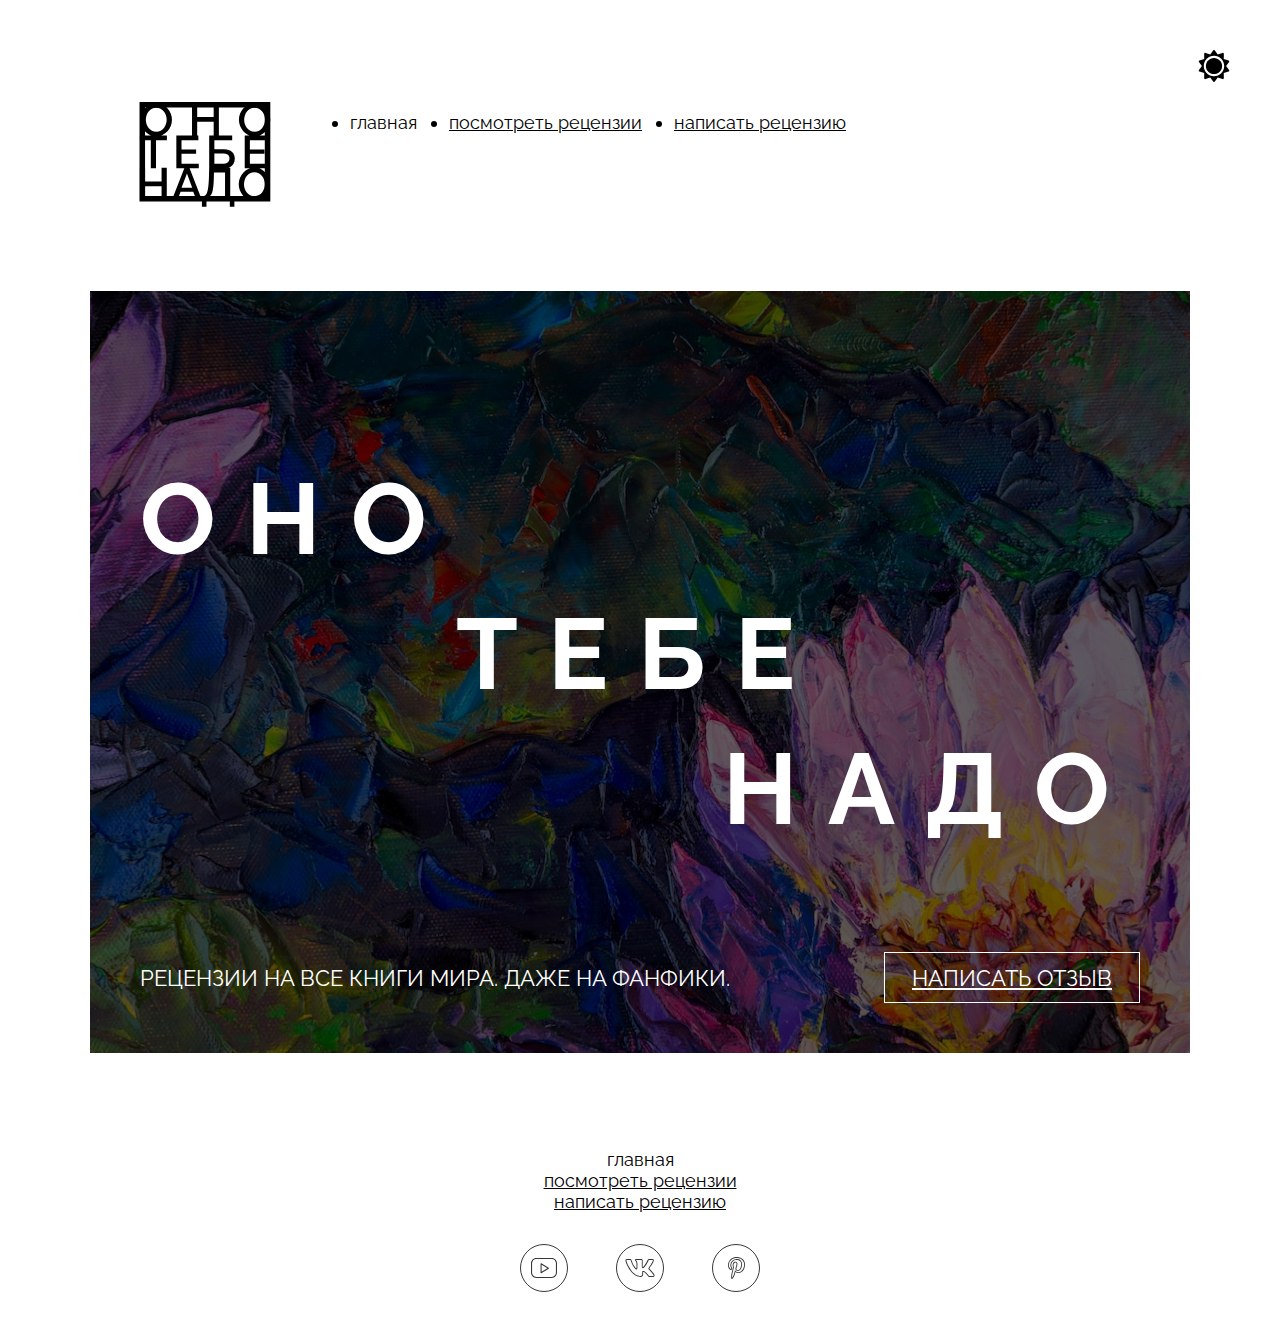
<file: index.html>
<!DOCTYPE html>
<html lang="ru">
  <head>
    <meta charset="UTF-8" />
    <meta http-equiv="X-UA-Compatible" content="IE=edge" />
    <meta name="viewport" content="width=device-width, initial-scale=1.0" />
    <title>Оно тебе надо</title>
    <link rel="stylesheet" href="./fonts/fonts.css" />
    <link rel="stylesheet" href="./styles/global.css" />
    <link rel="stylesheet" href="./styles/style.css" />
    <link rel="stylesheet" href="./styles/theme.css" />
    <link rel="stylesheet" href="./styles/media.css" />
    <script src="script.js"></script>
  </head>
  <body class="page">
    <header class="header">
      <a href="index.html" class="header__logo">
        <img
          class="header__logo-image"
          src="./images/logo-black.svg"
          alt="Логотип проекта черный."
        />
      </a>
      <button class="theme-toggle" id="theme-toggle">
        <img src="./images/sun.svg" alt="Светлая тема" class="theme-icon sun" />
        <img
          src="./images/moon.svg"
          alt="Темная тема"
          class="theme-icon moon"
        />
      </button>
      <button class="burger-menu" id="burger-menu" aria-label="Меню">
        <svg
          class="burger-icon"
          xmlns="http://www.w3.org/2000/svg"
          viewBox="0 0 50 50"
          width="30px"
          height="30px"
        >
          <path
            class="burger-line top-line"
            d="M 0 9 L 0 11 L 50 11 L 50 9 Z"
          />
          <path
            class="burger-line middle-line"
            d="M 0 24 L 0 26 L 50 26 L 50 24 Z"
          />
          <path
            class="burger-line bottom-line"
            d="M 0 39 L 0 41 L 50 41 L 50 39 Z"
          />
        </svg>
      </button>
      <nav class="header__menu">
        <ul class="header__menu-list">
          <li class="header__menu-item header__links-list-item_no-bullit">
            <a class="header__menu-link header__menu-link_active">Главная</a>
          </li>
          <li class="header__menu-item">
            <a class="header__menu-link" href="./review.html"
              >Посмотреть рецензии</a
            >
          </li>
          <li class="header__menu-item">
            <a class="header__menu-link" href="./write_review.html"
              >Написать рецензию</a
            >
          </li>
        </ul>
      </nav>
    </header>
    <main class="main">
      <section class="cover">
        <div class="overlay"></div>
        <h1 class="cover__title">
          <span class="aligned-text">Оно</span>
          <span class="aligned-text aligned-text_center">тебе</span>
          <span class="aligned-text aligned-text_right">надо</span>
        </h1>
        <div class="cover__description">
          <p class="text__description aligned-text">
            Рецензии на все книги мира. Даже на фанфики.
          </p>
          <button class="button button_link" type="button">
            <a class="link" href="./write_review.html" target="_blank"
              >Написать отзыв</a
            >
          </button>
        </div>
      </section>
    </main>
    <footer class="footer">
      <nav class="footer__menu">
        <ul class="footer__menu-list">
          <li class="footer__menu-item">
            <a class="footer-link footer__menu-link_active">Главная</a>
          </li>
          <li class="footer__menu-item">
            <a class="footer-link" href="./review.html">Посмотреть рецензии</a>
          </li>
          <li class="footer__menu-item">
            <a class="footer-link" href="./write_review.html"
              >Написать рецензию</a
            >
          </li>
        </ul>
      </nav>
      <ul class="footer__social-list">
        <li class="footer__social-list-item">
          <a
            class="footer__social-link"
            href="https://www.youtube.com/watch?v=dQw4w9WgXcQ&ab_channel=RickAstley"
            target="_blank"
          >
            <img
              class="footer__social-icon"
              src="./images/yt.svg"
              alt="Иконка YouTube"
            />
          </a>
        </li>
        <li class="footer__social-list-item">
          <a
            class="footer__social-link"
            href="https://vk.com/panhck?from=groups"
            target="_blank"
          >
            <img
              class="footer__social-icon"
              src="./images/vk.svg"
              alt="Иконка ВК"
            />
          </a>
        </li>
        <li class="footer__social-list-item">
          <a
            class="footer__social-link"
            href="https://pin.it/1iRF61DCm"
            target="_blank"
          >
            <img
              class="footer__social-icon"
              src="./images/pinterest.svg"
              alt="Иконка Pinterest"
            />
          </a>
        </li>
      </ul>
    </footer>
  </body>
</html>
</file>
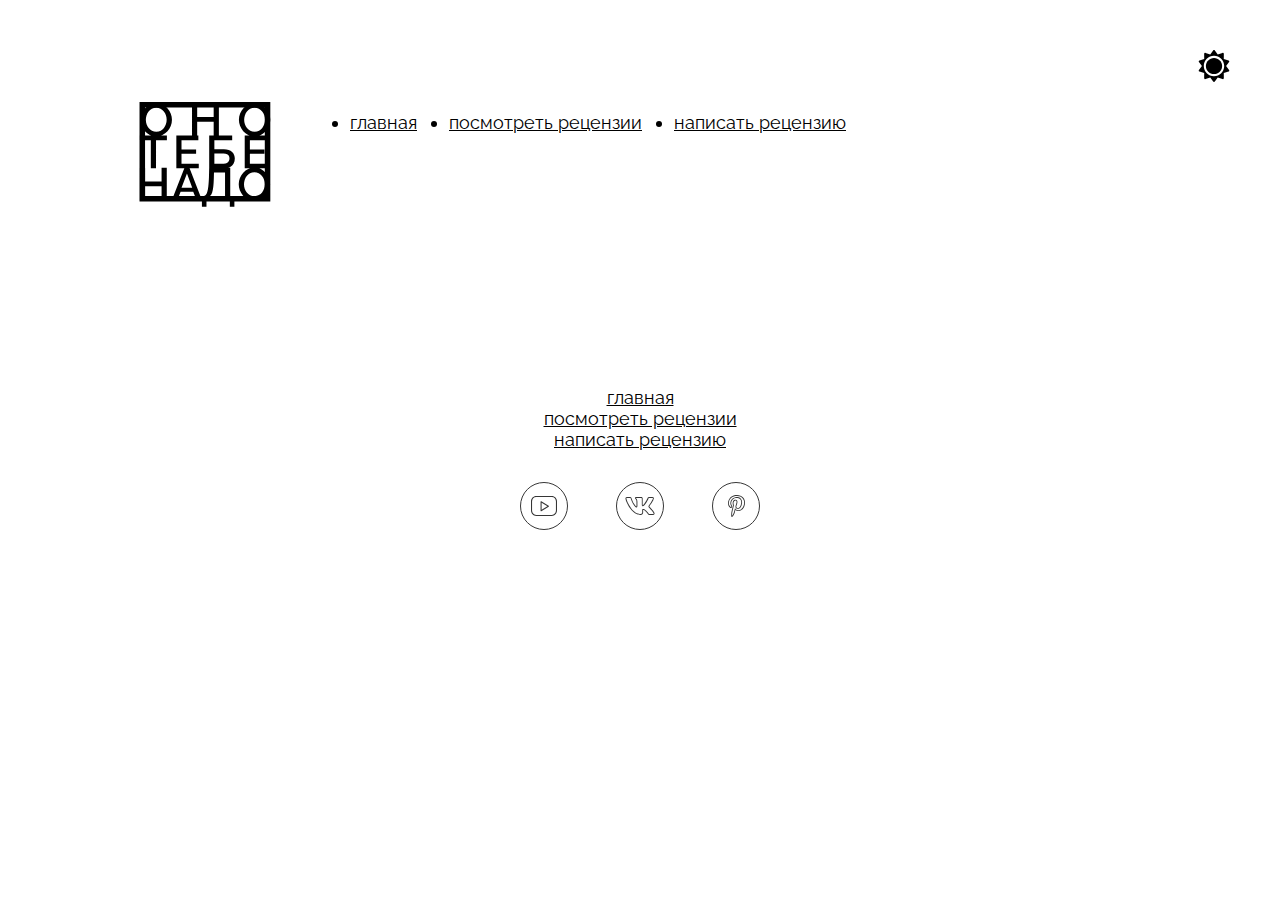
<file: autorization.html>
<!DOCTYPE html>
<html lang="ru">
  <head>
    <meta charset="UTF-8" />
    <meta http-equiv="X-UA-Compatible" content="IE=edge" />
    <meta name="viewport" content="width=device-width, initial-scale=1.0" />
    <title>Оно тебе надо</title>
    <link rel="stylesheet" href="./fonts/fonts.css" />
    <link rel="stylesheet" href="./styles/global.css" />
    <link rel="stylesheet" href="./styles/style.css" />
    <link rel="stylesheet" href="./styles/theme.css">
    <link rel="stylesheet" href="./styles/media.css">
    <script src="script.js"></script>
  </head>
  <body>
    <header class="header">
      <a href="index.html" class="header__logo">
        <img
          class="header__logo-image"
          src="./images/logo-black.svg"
          alt="Логотип проекта черный."
        />
      </a>
      <button class="theme-toggle" id="theme-toggle">
        <img src="./images/sun.svg" alt="Светлая тема" class="theme-icon sun">
        <img src="./images/moon.svg" alt="Темная тема" class="theme-icon moon">
      </button>
      <button class="burger-menu" id="burger-menu" aria-label="Меню">
        <svg class="burger-icon" xmlns="http://www.w3.org/2000/svg" viewBox="0 0 50 50" width="30px" height="30px">
          <path class="burger-line top-line" d="M 0 9 L 0 11 L 50 11 L 50 9 Z"/>
          <path class="burger-line middle-line" d="M 0 24 L 0 26 L 50 26 L 50 24 Z"/>
          <path class="burger-line bottom-line" d="M 0 39 L 0 41 L 50 41 L 50 39 Z"/>
        </svg>
      </button>
      <nav class="header__menu">
        <ul class="header__menu-list">
          <li class="header__menu-item header__links-list-item_no-bullit">
            <a class="header__menu-link" href="./index.html">Главная</a>
          </li>
          <li class="header__menu-item">
            <a class="header__menu-link" href="./review.html">Посмотреть рецензии</a>
          </li>
          <li class="header__menu-item">
            <a class="header__menu-link" href="./write_review.html">Написать рецензию</a>
          </li>
        </ul>
      </nav>
    </header>
    <main>
    </main>
    <footer class="footer">
      <nav class="footer__menu">
        <ul class="footer__menu-list">
          <li class="footer__menu-item">
            <a class="footer-link" href="./index.html">Главная</a>
          </li>
          <li class="footer__menu-item">
            <a class="footer-link" href="./review.html">Посмотреть рецензии</a>
          </li>
          <li class="footer__menu-item">
            <a class="footer-link" href="./write_review.html">Написать рецензию</a>
          </li>
        </ul>
      </nav>
      <ul class="footer__social-list">
        <li class="footer__social-list-item">
          <a class="footer__social-link" href="https://www.youtube.com/watch?v=dQw4w9WgXcQ&ab_channel=RickAstley" target="_blank">
            <img
              class="footer__social-icon"
              src="./images/yt.svg"
              alt="Иконка YouTube"
            />
          </a>
        </li>
        <li class="footer__social-list-item">
          <a class="footer__social-link" href="https://vk.com/panhck?from=groups" target="_blank">
            <img
              class="footer__social-icon"
              src="./images/vk.svg"
              alt="Иконка ВК"
            />
          </a>
        </li>
        <li class="footer__social-list-item">
          <a class="footer__social-link" href="https://pin.it/1iRF61DCm" target="_blank">
            <img
              class="footer__social-icon"
              src="./images/pinterest.svg"
              alt="Иконка Pinterest"
            />
          </a>
        </li>
      </ul>
    </footer>
  </body>
</html>
</file>
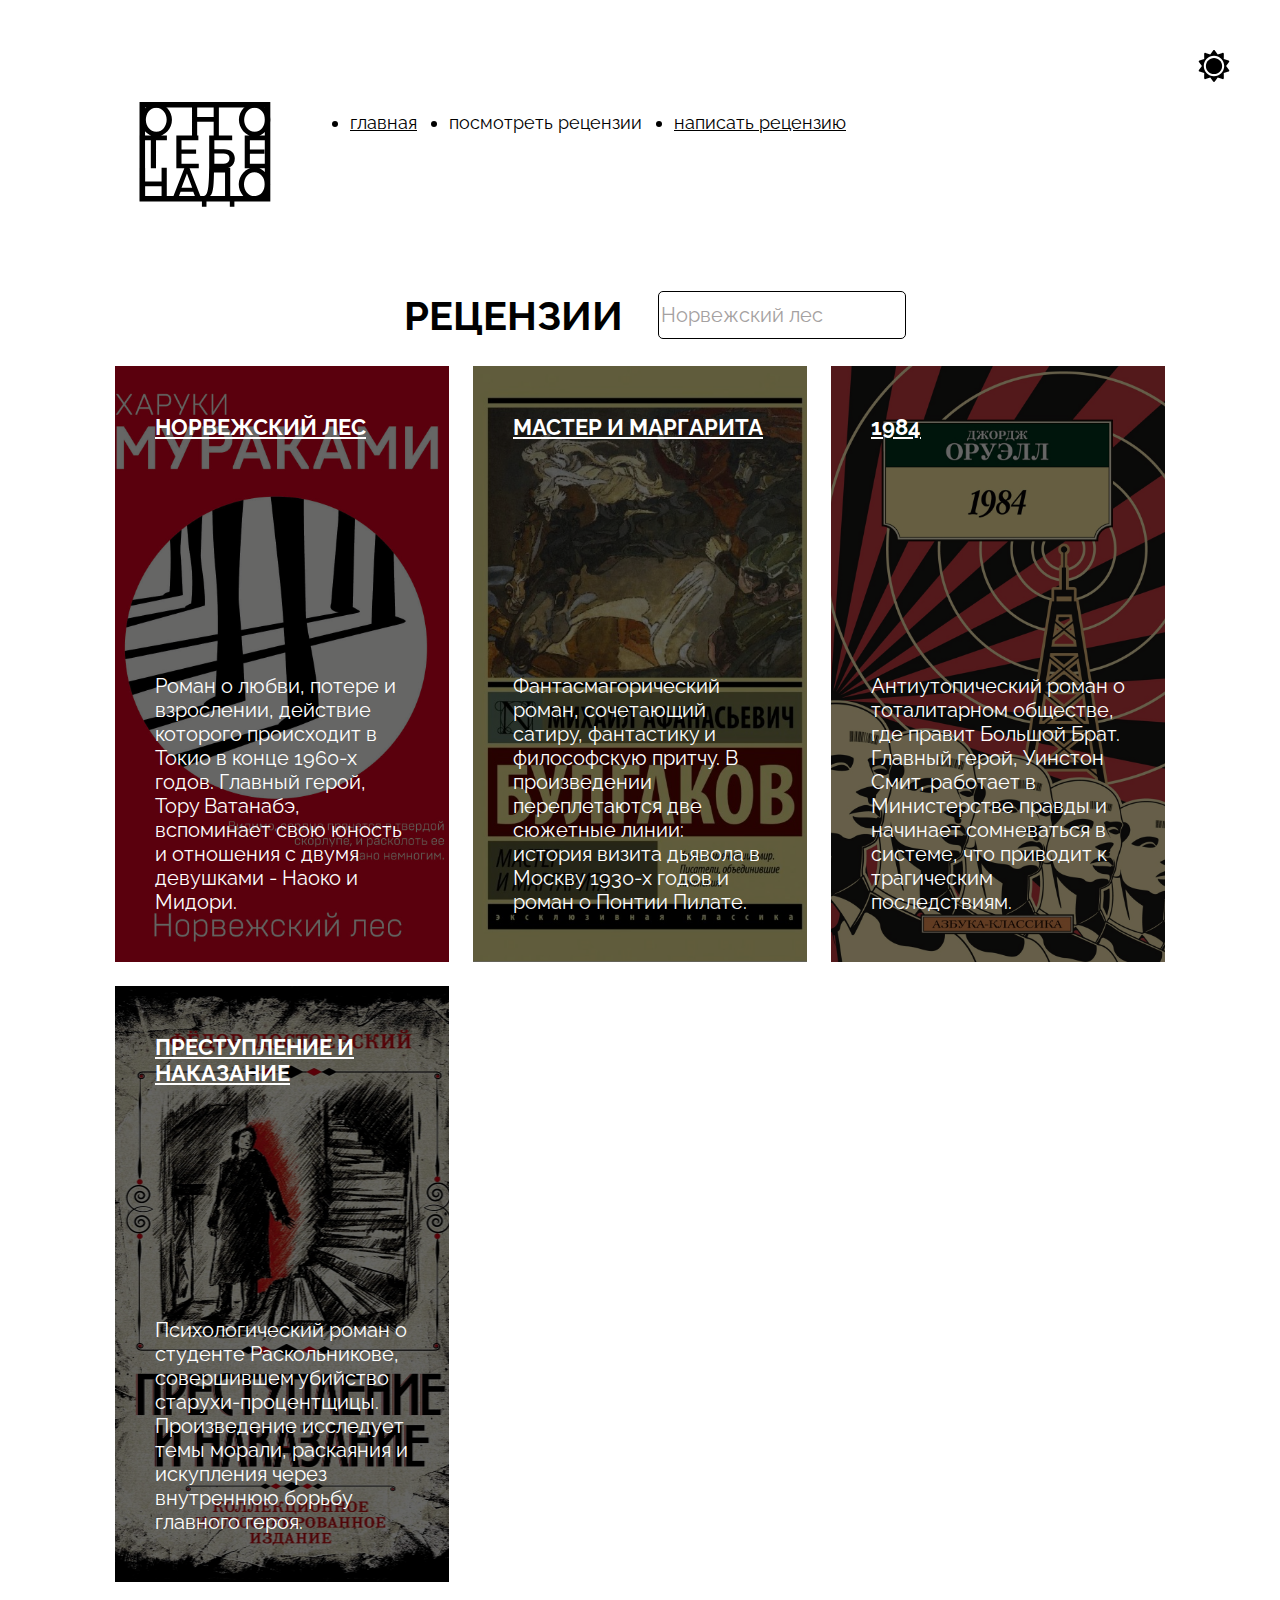
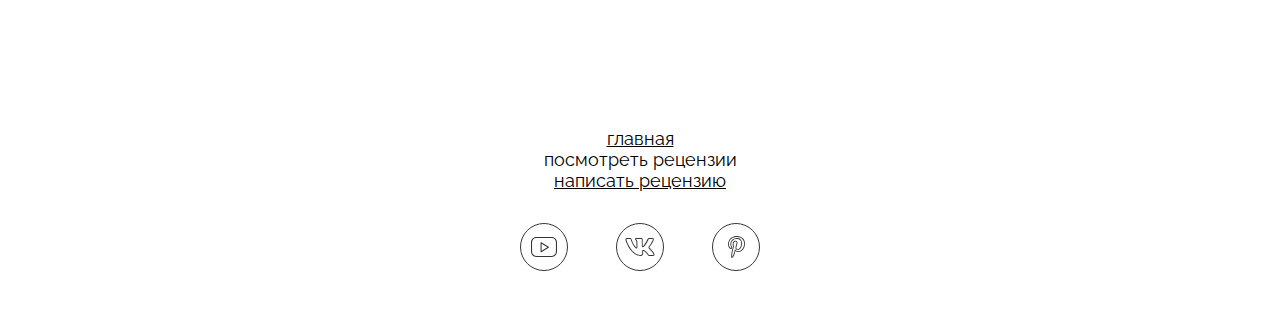
<file: review.html>
<!DOCTYPE html>
<html lang="ru">
  <head>
    <meta charset="UTF-8" />
    <meta http-equiv="X-UA-Compatible" content="IE=edge" />
    <meta name="viewport" content="width=device-width, initial-scale=1.0" />
    <title>Оно тебе надо</title>
    <link rel="stylesheet" href="./fonts/fonts.css" />
    <link rel="stylesheet" href="./styles/global.css" />
    <link rel="stylesheet" href="./styles/style.css" />
    <link rel="stylesheet" href="./styles/theme.css">
    <link rel="stylesheet" href="./styles/media.css">
    <script src="script.js"></script>
  </head>
  <body>
    <header class="header">
        <a href="index.html" class="header__logo">
          <img
          class="header__logo-image"
          src="./images/logo-black.svg"
          alt="Логотип проекта черный."
        />
      </a>
      <button class="theme-toggle" id="theme-toggle">
        <img src="./images/sun.svg" alt="Светлая тема" class="theme-icon sun">
        <img src="./images/moon.svg" alt="Темная тема" class="theme-icon moon">
      </button>
      <button class="burger-menu" id="burger-menu" aria-label="Меню">
        <svg class="burger-icon" xmlns="http://www.w3.org/2000/svg" viewBox="0 0 50 50" width="30px" height="30px">
          <path class="burger-line top-line" d="M 0 9 L 0 11 L 50 11 L 50 9 Z"/>
          <path class="burger-line middle-line" d="M 0 24 L 0 26 L 50 26 L 50 24 Z"/>
          <path class="burger-line bottom-line" d="M 0 39 L 0 41 L 50 41 L 50 39 Z"/>
        </svg>
      </button>
      <nav class="header__menu">
        <ul class="header__menu-list">
          <li class="header__menu-item header__links-list-item_no-bullit">
            <a class="header__menu-link" href="./index.html">Главная</a>
          </li>
          <li class="header__menu-item">
            <a class="header__menu-link header__menu-link_active" href="./review.html">Посмотреть рецензии</a>
          </li>
          <li class="header__menu-item">
            <a class="header__menu-link" href="./write_review.html">Написать рецензию</a>
          </li>
        </ul>
      </nav>
    </header>
    <main>
        <section class="lots">
          <div class="review_header">
          <h2 class="lots__heading">Рецензии</h2>
          <form class="review_find" action="" method="get">
            <input class="input" name="s" placeholder="Норвежский лес" type="search">
          </form>
          </div>
          <ul class="lots__card-list">
            <li class="lots__card-list-item card_type_book norwegian"
            data-book-cover="norwegian-wood.jpg">
              <div class="overlay"></div>
              <a class="card-link" href="#0" 
                 data-book-id="1" 
                 data-book-title="Норвежский лес" 
                 data-book-author="Харуки Мураками"
                 data-review-rating="4"
                 data-reviewer="Алексей Петров"
                 data-review-date="15.05.2023"
                 data-review-text="Потрясающий роман о любви и потере. Мураками мастерски передает атмосферу 60-х и внутренний мир главного героя. Читается на одном дыхании, хотя некоторые моменты могут показаться слишком меланхоличными.">
                <article class="card">
                  <h3 class="card__title">
                    Норвежский лес
                  </h3>
                  <p class="card__text">
                    Роман о любви, потере и взрослении, действие которого происходит в Токио в конце 1960-х годов. Главный герой, Тору Ватанабэ, вспоминает свою юность и отношения с двумя девушками - Наоко и Мидори.
                  </p>
                </article>
              </a>
            </li>
            <li class="lots__card-list-item card_type_book master"
            data-book-cover="master-margarita.jpg">
              <div class="overlay"></div>
              <a class="card-link" href="#0" 
                 data-book-id="2" 
                 data-book-title="Мастер и Маргарита" 
                 data-book-author="Михаил Булгаков"
                 data-review-rating="5"
                 data-reviewer="Мария Иванова"
                 data-review-date="22.04.2023"
                 data-review-text="Шедевр мировой литературы! Булгаков создал уникальное произведение, где переплетаются реальность и мистика, сатира и философия. Особенно впечатлили главы о Понтии Пилате - настолько глубокие и психологически точные. Рекомендую всем, кто любит многослойные тексты.">
                <article class="card">
                  <h3 class="card__title">
                    Мастер и Маргарита
                  </h3>
                  <p class="card__text">
                    Фантасмагорический роман, сочетающий сатиру, фантастику и философскую притчу. В произведении переплетаются две сюжетные линии: история визита дьявола в Москву 1930-х годов и роман о Понтии Пилате.
                  </p>
                </article>
              </a>
            </li>
            <li class="lots__card-list-item card_type_book antiut"
            data-book-cover="1984.jpg">
              <div class="overlay"></div>
              <a class="card-link" href="#0" 
                 data-book-id="3" 
                 data-book-title="1984" 
                 data-book-author="Джордж Оруэлл"
                 data-review-rating="5"
                 data-reviewer="Дмитрий Смирнов"
                 data-review-date="10.03.2023"
                 data-review-text="Пугающе актуальная антиутопия. Оруэлл предсказал многие механизмы контроля, которые используются в современном мире. Особенно впечатляет концепция 'двоемыслия' и 'новояза'. Книга заставляет задуматься о ценности свободы и правды. Обязательна к прочтению в наше время!">
                <article class="card">
                  <h3 class="card__title">
                    1984
                  </h3>
                  <p class="card__text">
                    Антиутопический роман о тоталитарном обществе, где правит Большой Брат. Главный герой, Уинстон Смит, работает в Министерстве правды и начинает сомневаться в системе, что приводит к трагическим последствиям.
                  </p>
                </article>
              </a>
            </li>
            <li class="lots__card-list-item card_type_book crime"
            data-book-cover="crime-punishment.jpg">
              <div class="overlay"></div>
              <a class="card-link" href="#0" 
                 data-book-id="4" 
                 data-book-title="Преступление и наказание" 
                 data-book-author="Фёдор Достоевский"
                 data-review-rating="4"
                 data-reviewer="Елена Козлова"
                 data-review-date="05.02.2023"
                 data-review-text="Глубочайший психологический анализ преступления и его последствий. Достоевский мастерски показывает внутреннюю борьбу Раскольникова, его муки совести и путь к искуплению. Некоторые диалоги могут показаться затянутыми, но это лишь усиливает реалистичность произведения. Великая книга!">
                <article class="card">
                  <h3 class="card__title">
                    Преступление и наказание
                  </h3>
                  <p class="card__text">
                    Психологический роман о студенте Раскольникове, совершившем убийство старухи-процентщицы. Произведение исследует темы морали, раскаяния и искупления через внутреннюю борьбу главного героя.
                  </p>
                </article>
              </a>
            </li>
          </ul>
        </section>
      </main>
  
      <!-- Модальное окно для просмотра рецензии -->
      <div id="reviewModal" class="modal">
        <div class="modal-content">
          <span class="close">&times;</span>
          <div class="review-modal__header">
            <img id="modalBookCover" class="review-modal__cover" src="./images/norwegian-wood.jpg" alt="Обложка книги">
            <div class="review-modal__info">
              <h2 id="modalBookTitle" class="review-modal__title"></h2>
              <p id="modalBookAuthor" class="review-modal__author"></p>
              <div class="review-modal__rating">
                <p>Оценка:</p>
                <div id="modalRatingStars" class="rating-stars">
                </div>
              </div>
              <p id="modalReviewer" class="review-modal__reviewer"></p>
            </div>
          </div>
          <div id="modalReviewText" class="review-modal__text"></div>
        </div>
      </div>
    <footer class="footer">
      <nav class="footer__menu">
        <ul class="footer__menu-list">
          <li class="footer__menu-item">
            <a class="footer-link" href="./index.html">Главная</a>
          </li>
          <li class="footer__menu-item">
            <a class="footer-link footer__menu-link_active" href="./review.html">Посмотреть рецензии</a>
          </li>
          <li class="footer__menu-item">
            <a class="footer-link" href="./write_review.html">Написать рецензию</a>
          </li>
        </ul>
      </nav>
      <ul class="footer__social-list">
        <li class="footer__social-list-item">
          <a class="footer__social-link" href="https://www.youtube.com/watch?v=dQw4w9WgXcQ&ab_channel=RickAstley" target="_blank">
            <img
              class="footer__social-icon"
              src="./images/yt.svg"
              alt="Иконка YouTube"
            />
          </a>
        </li>
        <li class="footer__social-list-item">
          <a class="footer__social-link" href="https://vk.com/panhck?from=groups" target="_blank">
            <img
              class="footer__social-icon"
              src="./images/vk.svg"
              alt="Иконка ВК"
            />
          </a>
        </li>
        <li class="footer__social-list-item">
          <a class="footer__social-link" href="https://pin.it/1iRF61DCm" target="_blank">
            <img
              class="footer__social-icon"
              src="./images/pinterest.svg"
              alt="Иконка Pinterest"
            />
          </a>
        </li>
      </ul>
    </footer>
  </body>
</html>
</file>
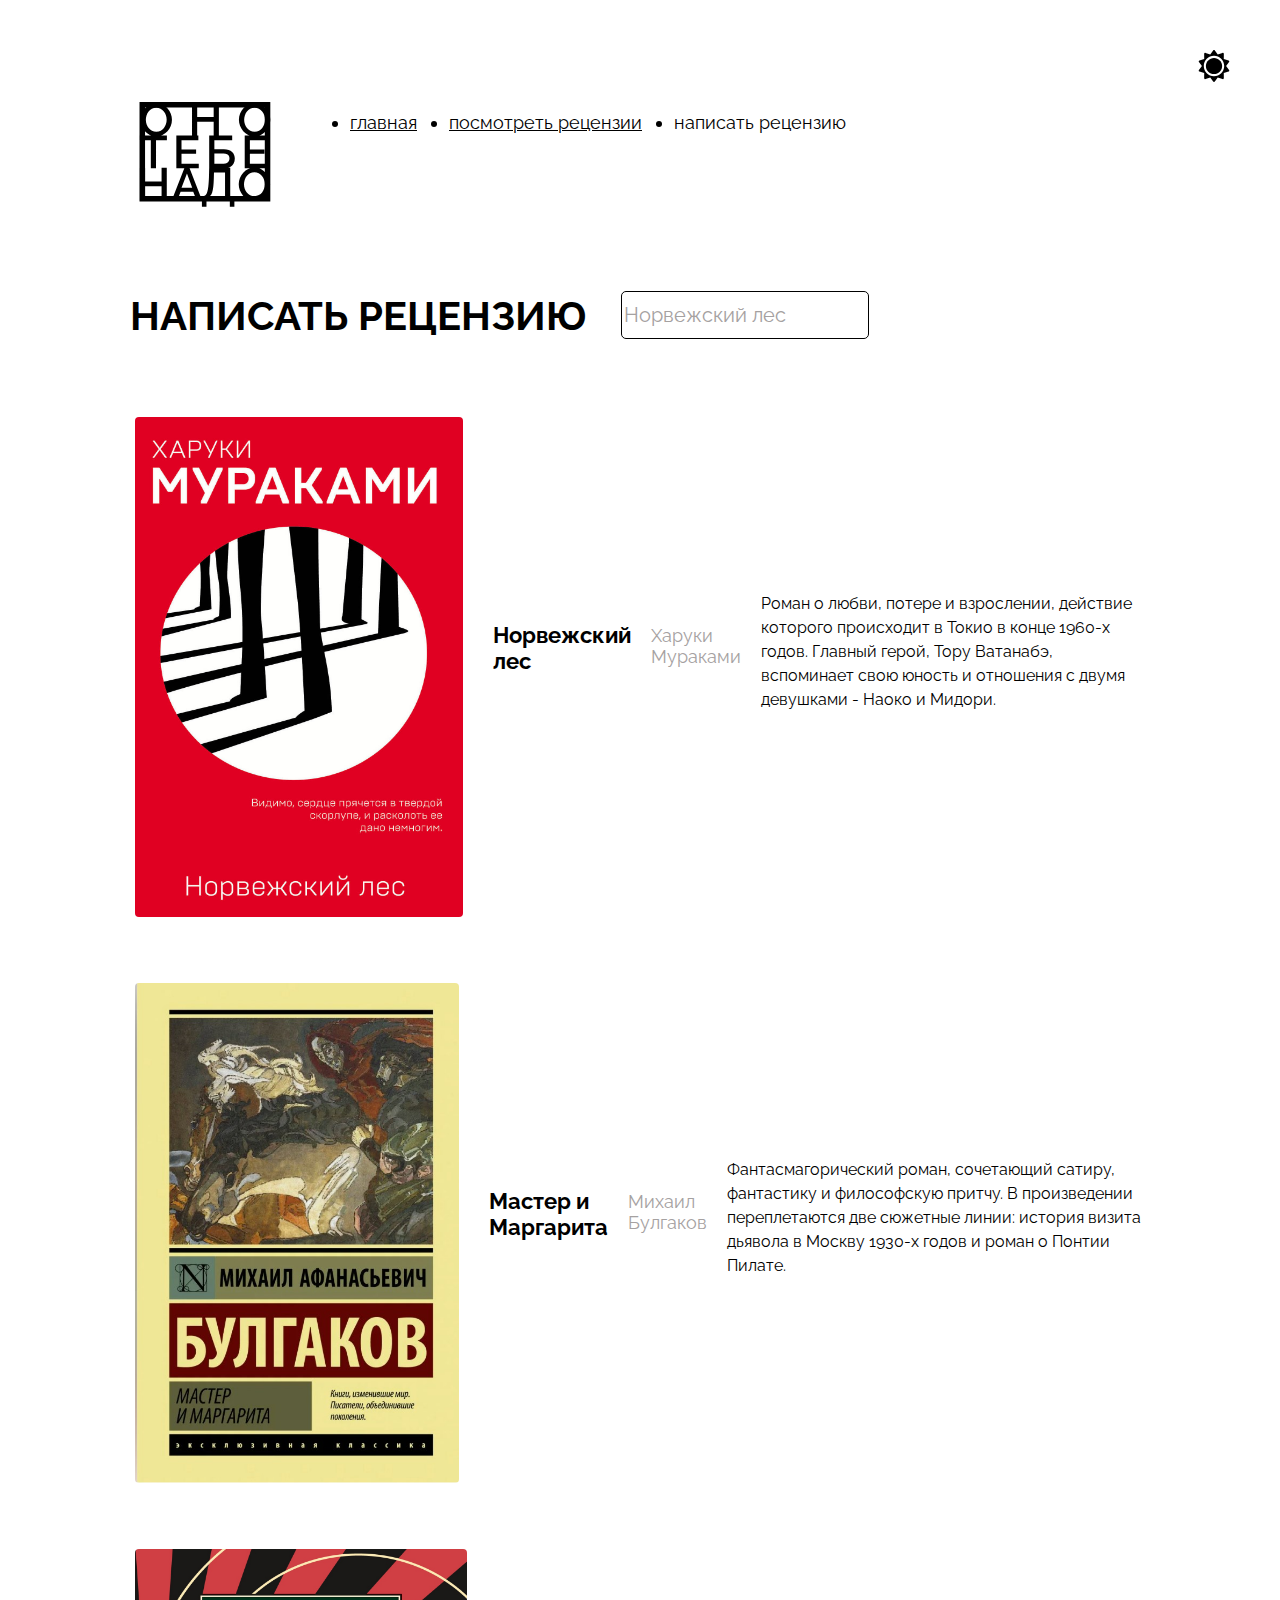
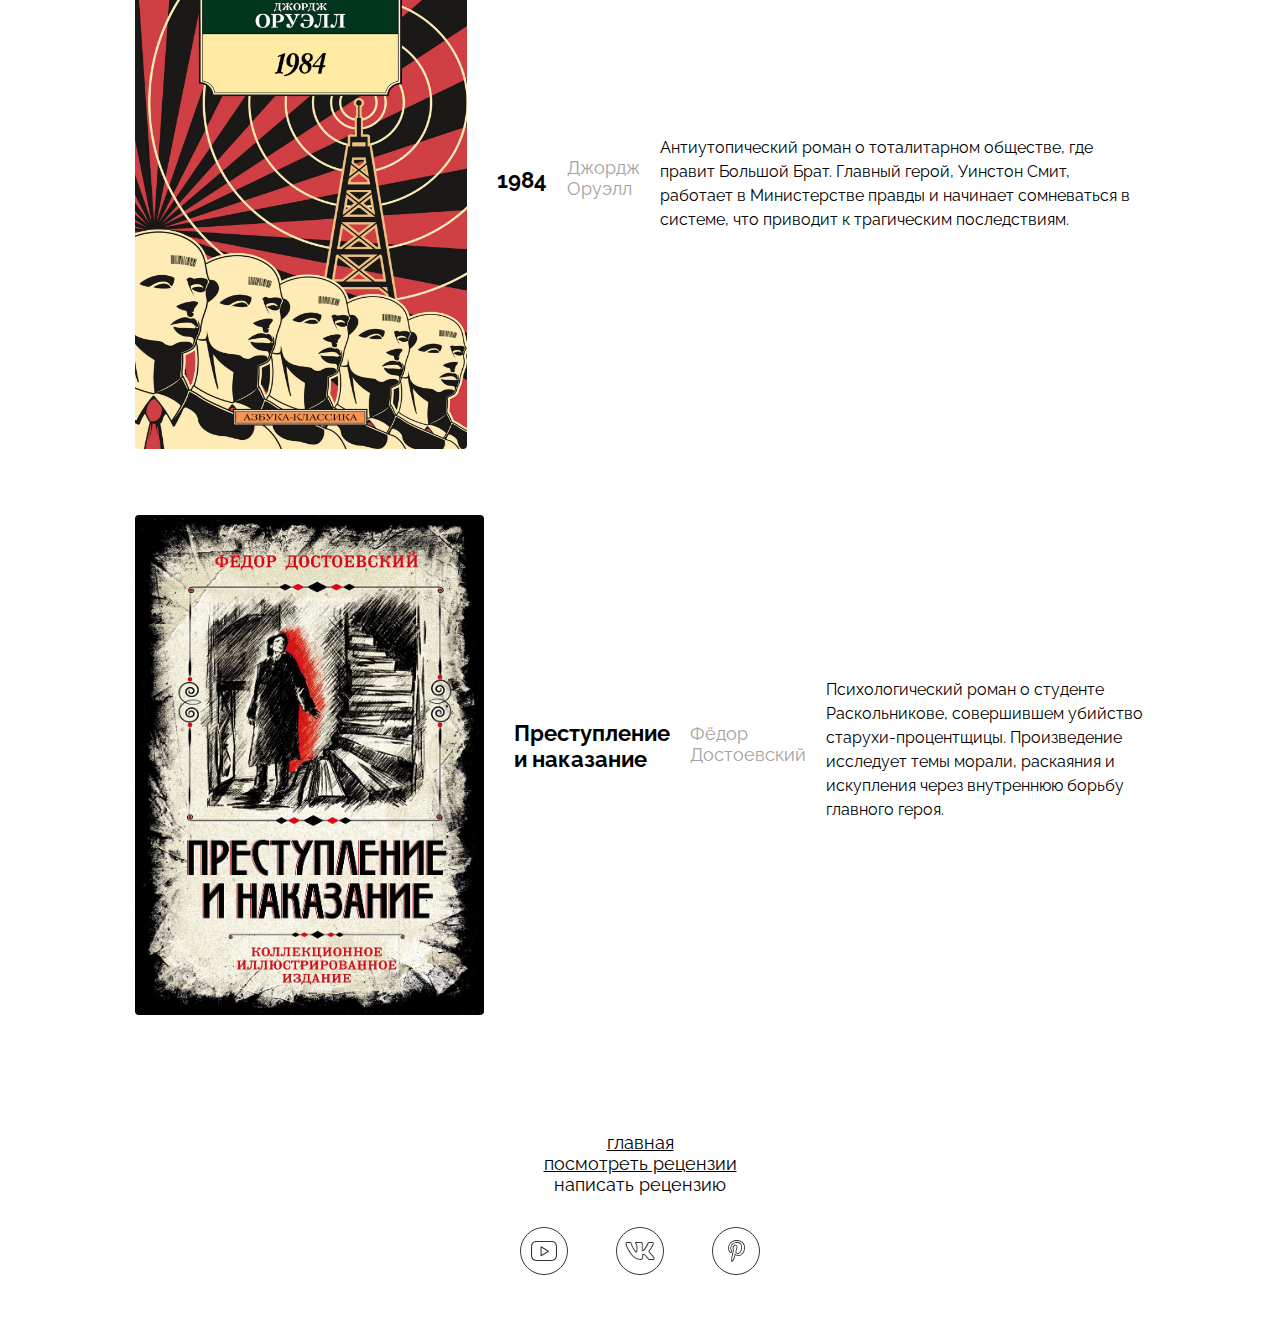
<file: write_review.html>
<!DOCTYPE html>
<html lang="ru">
  <head>
    <meta charset="UTF-8" />
    <meta http-equiv="X-UA-Compatible" content="IE=edge" />
    <meta name="viewport" content="width=device-width, initial-scale=1.0" />
    <title>Оно тебе надо</title>
    <link rel="stylesheet" href="./fonts/fonts.css" />
    <link rel="stylesheet" href="./styles/global.css" />
    <link rel="stylesheet" href="./styles/style.css" />
    <link rel="stylesheet" href="./styles/theme.css">
    <link rel="stylesheet" href="./styles/media.css">
    <script src="script.js"></script>
  </head>
  <body>
    <header class="header">
      <a href="index.html" class="header__logo">
        <img
          class="header__logo-image"
          src="./images/logo-black.svg"
          alt="Логотип проекта черный."
        />
      </a>
      <button class="theme-toggle" id="theme-toggle">
        <img src="./images/sun.svg" alt="Светлая тема" class="theme-icon sun">
        <img src="./images/moon.svg" alt="Темная тема" class="theme-icon moon">
      </button>
      <button class="burger-menu" id="burger-menu" aria-label="Меню">
        <svg class="burger-icon" xmlns="http://www.w3.org/2000/svg" viewBox="0 0 50 50" width="30px" height="30px">
          <path class="burger-line top-line" d="M 0 9 L 0 11 L 50 11 L 50 9 Z"/>
          <path class="burger-line middle-line" d="M 0 24 L 0 26 L 50 26 L 50 24 Z"/>
          <path class="burger-line bottom-line" d="M 0 39 L 0 41 L 50 41 L 50 39 Z"/>
        </svg>
      </button>
      <nav class="header__menu">
        <ul class="header__menu-list">
          <li class="header__menu-item header__links-list-item_no-bullit">
            <a href="./index.html" class="header__menu-link">Главная</a>
          </li>
          <li class="header__menu-item">
            <a class="header__menu-link" href="./review.html">Посмотреть рецензии</a>
          </li>
          <li class="header__menu-item">
            <a class="header__menu-link header__menu-link_active" href="./write_review.html">Написать рецензию</a>
          </li>
        </ul>
      </nav>
    </header>
    <main>
      <div class="review_header">
        <h2 class="lots__heading">Написать рецензию</h2>
        <form class="review_find" action="" method="get" id="search-form">
          <input class="input" name="s" placeholder="Норвежский лес" type="search" id="book-search">
        </form>
      </div>
      
      <div class="search-results" id="search-results">
        <div class="book-item" data-book-id="1">
          <img src="./images/norwegian-wood.jpg" alt="Норвежский лес" class="book-cover">
          <div class="book-info">
            <div class="book-title">Норвежский лес</div>
            <div class="book-author">Харуки Мураками</div>
            <div class="book-description">Роман о любви, потере и взрослении, действие которого происходит в Токио в конце 1960-х годов. Главный герой, Тору Ватанабэ, вспоминает свою юность и отношения с двумя девушками - Наоко и Мидори.</div>
          </div>
        </div>
        
        <div class="book-item" data-book-id="2">
          <img src="./images/master-margarita.jpg" alt="Мастер и Маргарита" class="book-cover">
          <div class="book-info">
            <div class="book-title">Мастер и Маргарита</div>
            <div class="book-author">Михаил Булгаков</div>
            <div class="book-description">Фантасмагорический роман, сочетающий сатиру, фантастику и философскую притчу. В произведении переплетаются две сюжетные линии: история визита дьявола в Москву 1930-х годов и роман о Понтии Пилате.</div>
          </div>
        </div>
        
        <div class="book-item" data-book-id="3">
          <img src="./images/1984.jpg" alt="1984" class="book-cover">
          <div class="book-info">
            <div class="book-title">1984</div>
            <div class="book-author">Джордж Оруэлл</div>
            <div class="book-description">Антиутопический роман о тоталитарном обществе, где правит Большой Брат. Главный герой, Уинстон Смит, работает в Министерстве правды и начинает сомневаться в системе, что приводит к трагическим последствиям.</div>
          </div>
        </div>
        
        <div class="book-item" data-book-id="4">
          <img src="./images/crime-punishment.jpg" alt="Преступление и наказание" class="book-cover">
          <div class="book-info">
            <div class="book-title">Преступление и наказание</div>
            <div class="book-author">Фёдор Достоевский</div>
            <div class="book-description">Психологический роман о студенте Раскольникове, совершившем убийство старухи-процентщицы. Произведение исследует темы морали, раскаяния и искупления через внутреннюю борьбу главного героя.</div>
          </div>
        </div>
      </div>
      
      <div class="no-results" id="no-results">
        Книга не найдена. Попробуйте изменить запрос.
      </div>
    </main>
    <footer class="footer">
      <nav class="footer__menu">
        <ul class="footer__menu-list">
          <li class="footer__menu-item">
            <a class="footer-link" href="./index.html">Главная</a>
          </li>
          <li class="footer__menu-item">
            <a class="footer-link" href="./review.html">Посмотреть рецензии</a>
          </li>
          <li class="footer__menu-item">
            <a class="footer-link footer__menu-link_active" href="./write_review.html">Написать рецензию</a>
          </li>
        </ul>
      </nav>
      <ul class="footer__social-list">
        <li class="footer__social-list-item">
          <a class="footer__social-link" href="https://www.youtube.com/watch?v=dQw4w9WgXcQ&ab_channel=RickAstley" target="_blank">
            <img
              class="footer__social-icon"
              src="./images/yt.svg"
              alt="Иконка YouTube"
            />
          </a>
        </li>
        <li class="footer__social-list-item">
          <a class="footer__social-link" href="https://vk.com/panhck?from=groups" target="_blank">
            <img
              class="footer__social-icon"
              src="./images/vk.svg"
              alt="Иконка ВК"
            />
          </a>
        </li>
        <li class="footer__social-list-item">
          <a class="footer__social-link" href="https://pin.it/1iRF61DCm" target="_blank">
            <img
              class="footer__social-icon"
              src="./images/pinterest.svg"
              alt="Иконка Pinterest"
            />
          </a>
        </li>
      </ul>
    </footer>
  </body>
</html>
</file>
<file: fonts/fonts.css>
@font-face {
  font-family: Raleway;
  src:
    url(./Raleway-Regular.woff2) format('woff2'),
    url(./Raleway-Regular.woff) format('woff');
  font-weight: normal;
  font-display: swap;
}

@font-face {
  font-family: Raleway;
  src:
    url(./Raleway-Bold.woff2) format('woff2'),
    url(./Raleway-Bold.woff) format('woff');
  font-weight: bold;
  font-display: swap;
}
</file>
<file: styles/global.css>
*,
*::before,
*::after {
  box-sizing: border-box;
}

body {
  max-width: 1100px;
  margin: 0 auto;
  font-family: Raleway, sans-serif;
}

h1,
h2,
h3,
h4,
h5,
h6,
p,
ul,
ol,
li,
blockquote {
  margin: 0;
  padding: 0;
}

a {
  color: inherit;
}

img {
  width: 100%;
}

button {
  font: inherit;
}
</file>
<file: styles/style.css>
:root {
    --font-color: #000;
    --cover-font-color: #fff;
    --background-color: #fff;
    --border-color: #fff;
    --overlay-opacity: 0.6;
    --lots-font-color: #fff;
    --border-find-color: #000;
    --placeholder-color: #a5a1a1;
    --accent-color: #e095d0;
}

body {
    background-color: var(--background-color);
}

.lots__heading {
    color: var(--cover-font-color);
}

.review_find input::placeholder {
    color: var(--placeholder-color);
}

input,
select,
.button {
    border-color: var(--border-color);
}

.header {
    margin: 10px 170px 0 0px;
    padding-top: 92px;
    padding-left: 40px;
    padding-bottom: 80px;
    display: flex; 
    flex-direction: row;
    gap: 72px;
    font-size: 18px;
}

.burger-menu {
    display: none;
}

.header__logo-image {
    width: 148px;
    height: 105px;
}

.header__menu-list {
    display: flex;
    flex-direction: row;
    gap: 32px;
    margin-top: 10px;
    text-transform: lowercase;
}


.header__links-list-item_no-bullit {
    list-style: none;
}

.header__menu-link_active {
    text-decoration: none;
}

.main {
    display: block;
}
.cover {
    min-height: 757px;
    padding: 170px 50px 50px;
    background-image: url(../images/cover.jpg);
    background-position: center;
    background-size: cover;
    position: relative;
    z-index: 1;
    
}

.cover__title {
    position: relative;
    z-index: 1;
    margin-bottom: 106px;
    letter-spacing: 0.3em;
    color: var(--cover-font-color);
    font-family: "Raleway", sans-serif;
    font-size: 100px;
    line-height: 1.15;
    text-transform: uppercase;
    display: flex;
    flex-direction: column;
    row-gap: 20px;
}

.cover__description {
    display: flex;
    justify-content: space-between;
    align-items: center;
    gap: 78px;
    position: relative;
}

.text__description {
    color: var(--cover-font-color);
    font-family: Raleway, sans-serif;
    font-size: 22px;
    line-height: 28px; 
    text-transform: uppercase;
    
}

.button {
    min-width: 256px;
    min-height: 51px;
    color: var(--cover-font-color);
    text-align: center;
    font-family: "Raleway", sans-serif;
    font-size: 22px;
    font-weight: 500;
    text-transform: uppercase;
    background-color: transparent;
    border: 1px solid var(--cover-font-color);
}

.button_link {
    text-decoration: none;
}

.overlay {
    position: absolute;
    background-color: black;
    inset: 0;
    opacity: 0.6;
}

.aligned-text {
    display: block;
}

.aligned-text_center {
    text-align: center;
}

.aligned-text_right {
    text-align: right;
}

.footer__social-icon {
    width: 48px;
}

.footer__social-list {
    list-style: none;
    display: flex;
    flex-direction: row;
    gap: 48px;
}

.footer__menu-list {
    display: flex;
    flex-direction: column;
    text-transform: lowercase;
    align-items: center;
    font-size: 18px;
    list-style: none;
}

.footer {
    display: flex;
    flex-direction: column;
    align-items: center;
    margin-block-start: 96px;
    margin-block-end: 48px;
    gap: 32px;
}

.footer__menu-link_active {
    text-decoration: none;
}

.lots {
    display: flex;
    flex-direction: column;
    padding: 0 24px 50px 24px;
    align-items: center; 
}

.lots__card-list {
    display: grid;
    grid-template-columns: repeat(auto-fill, 334px);
    gap: 24px;
    list-style: none;
    justify-content: center; 
    width: 100%;
    max-width: calc(334px * 3 + 24px * 2); 
}

.card_type_book {
    background-position: center;
    background-size: cover;
    position: relative;
    z-index: 1;
}

.norwegian {
    background-image: url("../images/norwegian-wood.jpg");
}

.master {
    background-image: url("../images/master-margarita.jpg");
}

.antiut {
    background-image: url("../images/1984.jpg");
}

.crime {
    background-image: url("../images/crime-punishment.jpg");
}


.lots__heading {
    margin-bottom: 27px;
    margin-left: 40px;
    color: var(--font-color);
    font-size: 40px;
    text-transform: uppercase;
}

.lots__card-list-item {
    width: 334px;
    min-height: 596px;
}

.card-link {
    height: 100%;
    text-decoration: none;
}

.card {
    height: 100%;
    display: flex;
    flex-direction: column;
    position: relative;
}

.card__title {
    margin: 48px 40px auto 40px;
    color: var(--lots-font-color);
    font-size: 22px;
    font-weight: 700;
    line-height: 120%; /* 26.4px */
    text-decoration-line: underline;
    text-decoration-style: solid;
    text-transform: uppercase;
}

.card__text {
    color: var(--lots-font-color);
    font-size: 20px;
    font-weight: 400;
    line-height: 120%; /* 24px */
    margin: auto 40px 48px 40px;
}

.review_header {
    display: flex;
    flex-direction: row;
    gap: 35px;
    align-items: center;
}

.review_find {
    display: flex;
    flex-direction: row;
    height: 48px;
    margin-bottom: 27px;
    border: none;
}

.review_find input {
    border-radius: 5px;
    margin-right: 10px;
    width: 100%;
    border: 1px solid var(--border-find-color);
    font-size: 20px;
    font-family: Raleway, sans-serif;
}

.review_find input::placeholder {
    font-size: 20px;
    font-family: Raleway, sans-serif;
}

.review_find input::-webkit-input-placeholder,
.review_find input::-moz-placeholder,
.review_find input:-ms-input-placeholder,
.review_find input:-moz-placeholder {
    font-size: 20px;
    font-family: Raleway, sans-serif;
}

.footer__social-icon {
    filter: invert(0.3) brightness(0.7);
    transition: filter 0.3s ease;
}

.footer__social-link:hover .footer__social-icon {
    filter: invert(0.5) brightness(1);
}

.search-results {
    margin-top: 30px;
    display: block;
    width: 100%;
    max-width: 1200px;
    margin-left: auto;
    margin-right: auto;
    padding: 0 24px;
  }

  
  .book-item {
    display: flex;
    margin-bottom: 24px;
    padding: 20px;
    background-color: var(--background-color);
    border: 1px solid var(--border-color);
    border-radius: 8px;
    cursor: pointer;
    transition: transform 0.2s, box-shadow 0.2s;
  }
  
  .book-item:hover {
    transform: translateY(-3px);
    box-shadow: 0 4px 8px rgba(0, 0, 0, 0.1);
  }
  
  .book-cover {
    max-height: 500px;
    width: 100%;
    margin-right: 30px;
    border-radius: 4px;
  }
  
  
  .book-title {
    font-size: 22px;
    font-weight: 700;
    margin-bottom: 8px;
    color: var(--font-color);
    font-family: "Raleway", sans-serif;
  }
  
  .book-author {
    color: var(--placeholder-color);
    margin-bottom: 12px;
    font-size: 18px;
    font-family: "Raleway", sans-serif;
  }
  
  .book-description {
    font-size: 16px;
    line-height: 1.5;
    color: var(--font-color);
    font-family: "Raleway", sans-serif;
  }
  
  .no-results {
    text-align: center;
    padding: 50px;
    color: var(--placeholder-color);
    display: none;
    font-size: 20px;
    font-family: "Raleway", sans-serif;
  }


  .modal {
    display: none;
    position: fixed;
    z-index: 100;
    left: 0;
    top: 0;
    width: 100%;
    height: 100%;
    background-color: rgba(0, 0, 0, 0.7);
    overflow: auto;
  }
  
  .modal-content {
    background-color: var(--background-color);
    margin: 10% auto;
    padding: 30px;
    border: 1px solid var(--border-color);
    width: 80%;
    max-width: 800px;
    border-radius: 8px;
    position: relative;
  }
  
  .close {
    color: var(--font-color);
    position: absolute;
    top: 15px;
    right: 25px;
    font-size: 28px;
    font-weight: bold;
    cursor: pointer;
  }
  
  .close:hover {
    color: var(--placeholder-color);
  }
  
  .review-modal__header {
    display: flex;
    margin-bottom: 20px;
  }
  
  .review-modal__cover {
    width: 150px;
    height: 225px;
    object-fit: cover;
    margin-right: 30px;
    border-radius: 4px;
  }
  
  .review-modal__info {
    flex-grow: 1;
  }
  
  .review-modal__title {
    font-size: 24px;
    font-weight: 700;
    margin-bottom: 10px;
    color: var(--font-color);
  }
  
  .review-modal__author {
    color: var(--placeholder-color);
    margin-bottom: 15px;
    font-size: 18px;
  }
  
  .review-modal__rating {
    margin-bottom: 20px;
  }
  
  .rating-stars {
    display: flex;
    gap: 5px;
  }
  
  .star {
    font-size: 68px;
    color: #ffc107;
  }
  
  .star.empty {
    color: var(--placeholder-color);
  }
  
  .review-modal__reviewer {
    font-style: italic;
    color: var(--placeholder-color);
    margin-bottom: 15px;
  }
  
  .review-modal__text {
    width: 100%;
    min-height: 150px;
    padding: 15px;
    border: 1px solid var(--border-color);
    border-radius: 4px;
    font-family: "Raleway", sans-serif;
    font-size: 16px;
    margin-bottom: 20px;
    background-color: var(--background-color);
    color: var(--font-color);
    white-space: pre-line;
  }
  

  .review-form {
    max-width: 800px;
    margin: 0 auto;
    padding: 20px;
}

.book-info {
    display: flex;
    align-items: center;
    margin-bottom: 30px;
    gap: 20px;
    flex-grow: 1;
}

.form-group {
    margin-bottom: 20px;
}

.form-group label {
    display: block;
    margin-bottom: 8px;
    font-weight: bold;
}

.form-group input[type="text"],
.form-group input[type="date"],
.form-group textarea {
    width: 100%;
    padding: 10px;
    border-radius: 4px;
    font-family: inherit;
    font-size: 16px;
}

.rating-stars .star_insert {
    cursor: pointer;
    color: #D9D9D9;
}

.rating-stars .star.active {
    color: #ffc107;
}

.send_review {
    background-color: var(--accent-color);
    border: none;
    padding: 12px 24px;
    border-radius: 5px;
    font-size: 16px;
    cursor: pointer;
    transition: background-color 0.3s;
}

.send_review:hover {
    background-color: var(--accent-color);
}

.textfield {
    border: 1px var(--font-color) solid;
}

#bookTitle {
    color: var(--font-color);
    font-size: 40px;
    text-transform: uppercase;
}

#bookAuthor {
    font-size: 24px;
    color: var(--font-color);
}

  .reviews-slider {
    padding: 40px 20px;
    margin-top: 50px;
  }
  
  .reviews-slider__title {
    text-align: center;
    margin-bottom: 30px;
    font-size: 28px;
    color: var(--font-color);
  }
  
  .reviews-slider__container {
    position: relative;
    max-width: 1200px;
    margin: 0 auto;
    overflow: hidden;
  }
  
  .reviews-slider__track {
    display: flex;
    transition: transform 0.5s ease;
  }
  
  .reviews-slider__slide {
    min-width: 100%;
    padding: 0 15px;
    box-sizing: border-box;
  }
  
  .review-card {
    background-color: var(--card-bg-color);
    border-radius: 10px;
    padding: 25px;
    box-shadow: 0 4px 8px rgba(0,0,0,0.1);
    height: 100%;
  }
  
  .review-card__title {
    margin-top: 0;
    color: var(--accent-color);
  }
  
  .review-card__author {
    color: var(--font-color);
    font-size: 14px;
    margin: 5px 0;
  }
  
  .review-card__rating {
    color: gold;
    font-size: 18px;
    margin: 10px 0;
  }
  
  .review-card__text {
    color: var(--font-color);
    line-height: 1.5;
  }
  
  .reviews-slider__btn {
    position: absolute;
    top: 50%;
    transform: translateY(-50%);
    background: var(--accent-color);
    color: var(--font-color);
    border: none;
    border-radius: 50%;
    width: 40px;
    height: 40px;
    font-size: 18px;
    cursor: pointer;
    z-index: 10;
  }
  
  .reviews-slider__btn_prev {
    left: 10px;
  }
  
  .reviews-slider__btn_next {
    right: 10px;
  }
  
  @media (max-width: 768px) {
    .reviews-slider__btn {
      width: 30px;
      height: 30px;
      font-size: 14px;
    }
    
    .review-card {
      padding: 15px;
    }
  }
</file>
<file: styles/theme.css>
.theme-toggle {
    position: absolute;
    right: 40px;
    top: 40px;
    background: none;
    border: none;
    cursor: pointer;
    padding: 10px;
    transition: transform 0.3s ease;
    z-index: 1000;
}

.theme-icon {
    width: 32px;
    height: 32px;
    transition: opacity 0.3s ease;
}

.dark-theme .footer__social-icon {
    filter: invert(1) brightness(2);
}

.dark-theme .theme-icon {
    filter: invert(1) hue-rotate(180deg);
}


.moon { 
    display: none;
    position: absolute;
    right: 10px;
    top: 10px;
}

.dark-theme {
    --background-color: #000000;
    --font-color: #ffffff;
    --cover-font-color: #e0e0e0;
    --border-color: #404040;
    --border-find-color: #fff;
    --overlay-opacity: 0.4;
    --placeholder-color: #7e7c7cf4;
}

.dark-theme .theme-icon.sun { 
    display: none; 
}
.dark-theme .theme-icon.moon { 
    display: block; 
}

.dark-theme .header__logo-image {
    filter: invert(1) brightness(1.5);
}

.dark-theme body {
    background-color: var(--background-color);
    color: var(--font-color);
}

.dark-theme .header__menu-link,
.dark-theme .footer-link {
    color: var(--font-color);
}

.dark-theme .review_find input {
    border-color: var(--font-color);
    background-color: rgba(255, 255, 255, 0.1);
    color: var(--font-color);
}

.dark-theme .overlay {
    opacity: var(--overlay-opacity);
}

.dark-theme .button {
    border-color: var(--font-color);
}

.dark-theme .button:hover {
    background-color: rgba(255, 255, 255, 0.1);
}

body {
    transition: 
        background-color 0.3s ease, 
        color 0.3s ease,
        border-color 0.3s ease;
}

.dark-theme .header__menu-item {
    list-style-type: circle;
    color: #fff;
}

.header__menu-item {
    list-style: disc; 
}
</file>
<file: styles/media.css>
@media (max-width: 768px) {
  .page {
    padding: 0;
    margin: 0;
  }
  
  .header {
    padding: 40px 20px 30px;
    gap: 80px;
  }
  
  .header__menu {
    display: none;
    position: fixed;
    top: 20px;
    right: -100%;
    width: 80%;
    max-width: 300px;
    height: 100vh;
    background-color: var(--background-color);
    z-index: 1000;
    padding: 100px 20px 20px;
    transition: right 0.3s ease;
    overflow-y: auto;
    box-shadow: -5px 0 15px rgba(0, 0, 0, 0.1);
  }
  
.header__menu-item {
    border-top: 2px solid var(--font-color);
    padding-block: 12px;
    margin: 0;
}

.header__menu-item:last-of-type {
  border-bottom: 2px solid var(--font-color);
}

  .header__menu.active {
    display: block;
    right: 0;
  }
  
  .burger-menu {
    display: flex;
    align-items: center;
    justify-content: center;
    width: 50px;
    height: 50px;
    background: none;
    border: none;
    cursor: pointer;
    position: absolute;
    top: 88px;
    right: 40px;
    z-index: 1001;
    padding: 0;
  }
  
  .burger-icon {
    width: 30px;
    height: 30px;
    transition: transform 0.3s ease;
  }
  
  .burger-line {
    fill: var(--font-color);
    transition: all 0.3s ease;
    transform-origin: center;
  }
  
  .burger-menu.active .burger-icon {
    transform: rotate(180deg);
  }
  
  .burger-menu.active .top-line {
    transform: translateY(11px) rotate(45deg);
  }
  
  .burger-menu.active .middle-line {
    opacity: 0;
  }
  
  .burger-menu.active .bottom-line {
    transform: translateY(-11px) rotate(-45deg);
  }
  
  .header__menu-list {
    flex-direction: column;
    gap: 0;
  }
  
  .overlay-menu {
    position: fixed;
    top: 0;
    left: 0;
    width: 100%;
    height: 100%;
    background-color: rgba(0, 0, 0, 0.5);
    z-index: 999;
    opacity: 0;
    pointer-events: none;
    transition: opacity 0.3s ease;
  }
  
  .overlay-menu.active {
    opacity: 1;
    pointer-events: auto;
  }
  
  body.menu-open {
    overflow: hidden;
  }
  
  .cover {
    min-height: 400px;
    padding: 80px 20px 20px;
  }
  
  .cover__title {
    font-size: 60px;
    line-height: 1.1;
    margin-bottom: 60px;
  }
  
  .cover__description {
    flex-direction: column;
    gap: 30px;
  }
  
  .button {
    width: 100%;
    min-width: auto;
  }
  
  .footer {
    margin-top: 60px;
    padding: 0 20px;
  }
  
  .footer__social-list {
    gap: 30px;
  }
  
  .lots__heading {
    margin-left: 0;
    padding-left: 20px;
    text-align: left;
    width: 100%;
    max-width: none;
    font-size: 32px;
  }
  
  .review_header {
    display: flex;
    flex-direction: column;
    align-items: flex-start;
    gap: 20px;
    padding-left: 20px;
    width: 100%;
    max-width: none;
  }
  
  .review_find {
    width: calc(100% - 40px);
    max-width: none;
    margin-bottom: 20px;
  }
  
  .review_find input {
    width: 100%;
    max-width: none;
    height: 40px;
    font-size: 18px;
  }
  
  .review_find input::placeholder {
    font-size: 18px;
  }

  .star {
    font-size: 40px;
  }
  
  .lots__card-list-item {
    width: 100%;
    max-width: 400px;
    min-height: 450px;
  }
  
  .card__title {
    margin: 30px 20px auto 20px;
    font-size: 20px;
  }
  
  .card__text {
    margin: auto 20px 30px 20px;
    font-size: 18px;
  }
  
  .modal-content {
    width: 90%;
    margin: 20% auto;
    padding: 20px;
  }
  
  .review-modal__header {
    flex-direction: column;
  }
  
  .review-modal__cover {
    width: 100px;
    height: 150px;
    margin-right: 0;
    margin-bottom: 15px;
  }
  
  .review-modal__title {
    font-size: 20px;
  }
  
  .review-modal__author {
    font-size: 16px;
  }
  
  .book-item {
    flex-direction: column;
    padding: 15px;
  }
  
  .book-info {
    flex-direction: column;
    align-items: center;
    justify-content: center;
  }

  .book-cover {
    margin: 0;
    max-height: fit-content;
  }
  
  .book-title {
    font-size: 20px;
  }
  
  .book-author {
    font-size: 16px;
  }
  
  .book-description {
    font-size: 14px;
  }
  
  .no-results {
    padding: 30px 20px;
    font-size: 18px;
  }
}

@media (max-width: 380px) {
  .header__logo-image {
    width: 100px;
    height: auto;
  }

  .star {
    font-size: 30px;
  }
  
  .cover__title {
    font-size: 40px;
    margin-bottom: 40px;
  }
  
  .text__description {
    font-size: 18px;
    text-align: center;
  }
  
  .lots__heading {
    margin-left: 0;
    padding-left: 15px;
    font-size: 28px;
  }
  
  .review_header {
    padding-left: 15px;
  }
  
  .review_find {
    width: calc(100% - 30px);
  }
  
  .review_find input {
    font-size: 16px;
  }
  
  .review_find input::placeholder {
    font-size: 16px;
  }
  
  .footer__menu-list {
    font-size: 16px;
  }
  
  .footer__social-icon {
    width: 36px;
  }
  
  .autorization-text {
    text-align: center;
    width: 100%;
  }
  
  .modal-content {
    width: 95%;
    margin: 30% auto;
    padding: 15px;
  }
  
  .review-modal__title {
    font-size: 18px;
  }
  
  .book-title {
    font-size: 18px;
  }
  
  .book-author {
    font-size: 14px;
  }
  
  .book-description {
    font-size: 13px;
  }
  
  .no-results {
    font-size: 16px;
  }
}
</file>
